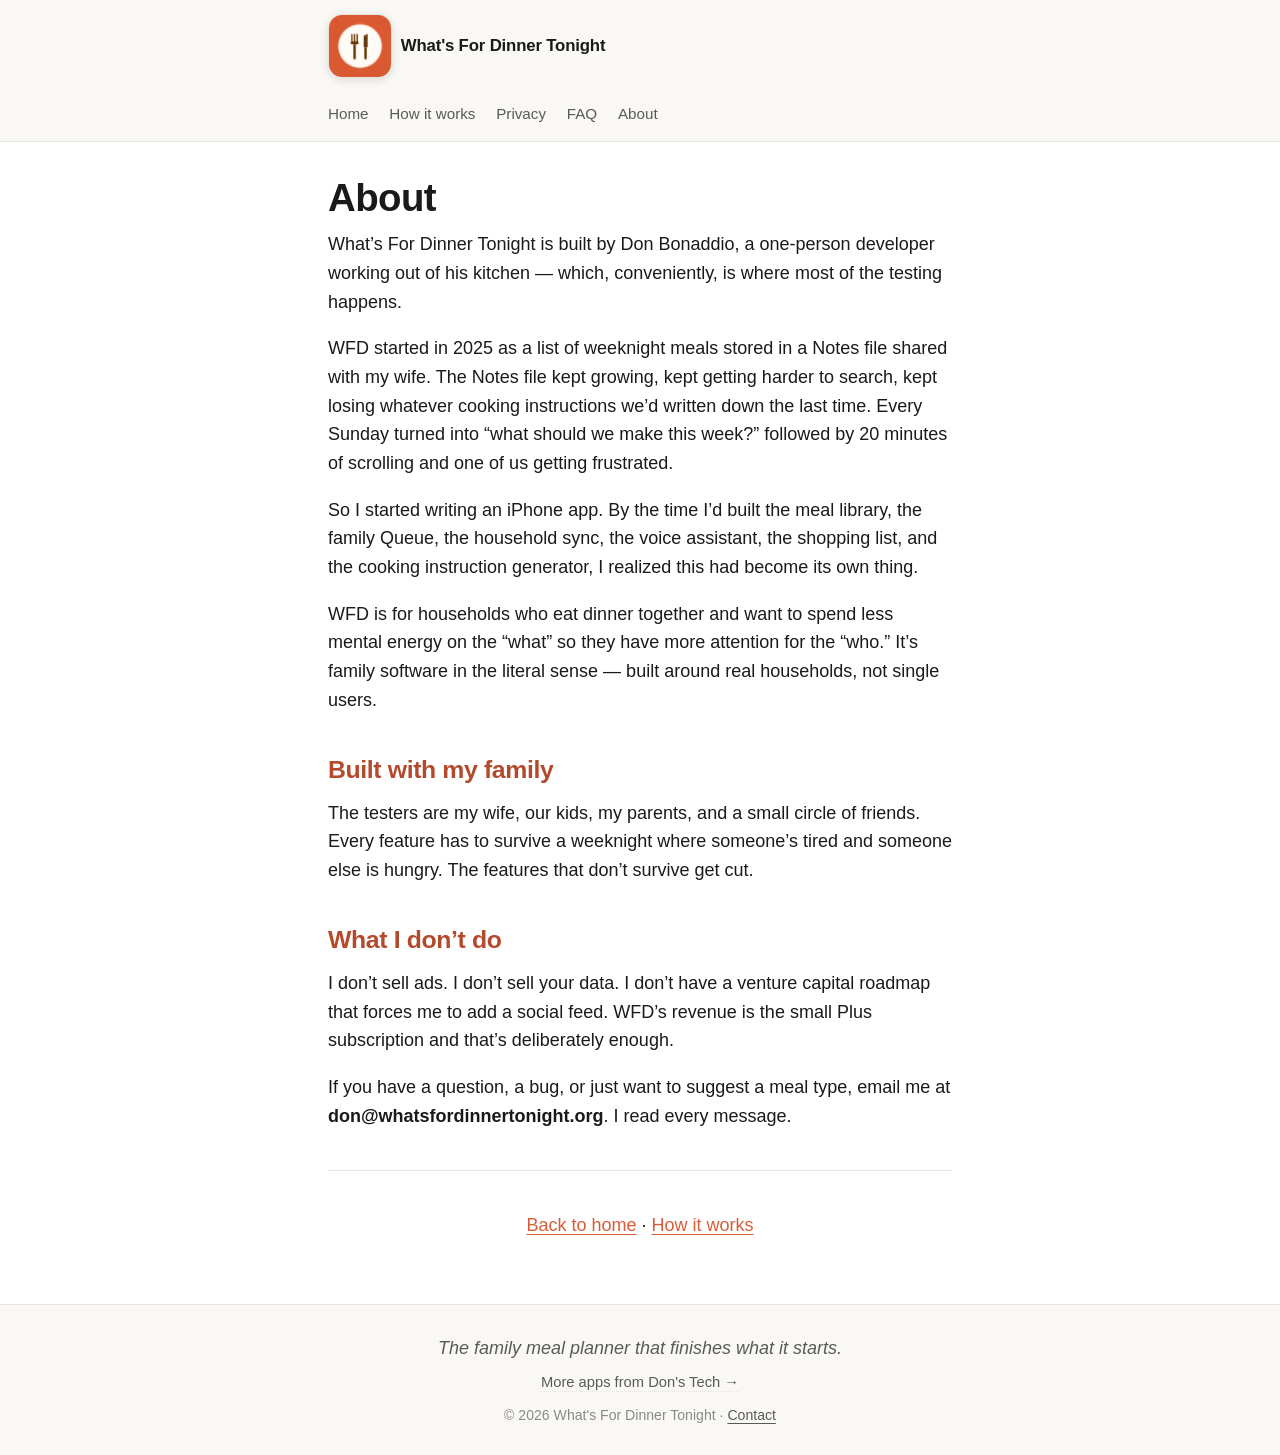
<file: about.html>
<!DOCTYPE html>
<html lang="en">
<head>
<meta charset="UTF-8">
<meta name="viewport" content="width=device-width, initial-scale=1.0">
<meta name="description" content="What's For Dinner Tonight is built by Don Bonaddio, a one-person developer working out of his kitchen — which, conveniently, is where most of the testing happen">
<title>About — What's For Dinner Tonight</title>
<link rel="stylesheet" href="style.css">
<link rel="icon" type="image/png" href="icon.png">
<link rel="apple-touch-icon" href="icon.png">
</head>
<body>
<header class="site-header">
  <div class="container">
    <a href="index.html" class="brand">
      <img src="icon.png" alt="" class="brand-icon">
      <span>What's For Dinner Tonight</span>
    </a>
    <nav class="primary-nav">
      <a href="index.html">Home</a>
      <a href="how.html">How it works</a>
      <a href="why-private.html">Privacy</a>
      <a href="faq.html">FAQ</a>
      <a href="about.html">About</a>
    </nav>
  </div>
</header>

<main class="container">
<h1>About</h1>
<p>What&rsquo;s For Dinner Tonight is built by Don Bonaddio, a one-person developer working out of his kitchen — which, conveniently, is where most of the testing happens.</p>
<p>WFD started in 2025 as a list of weeknight meals stored in a Notes file shared with my wife. The Notes file kept growing, kept getting harder to search, kept losing whatever cooking instructions we&rsquo;d written down the last time. Every Sunday turned into &ldquo;what should we make this week?&rdquo; followed by 20 minutes of scrolling and one of us getting frustrated.</p>
<p>So I started writing an iPhone app. By the time I&rsquo;d built the meal library, the family Queue, the household sync, the voice assistant, the shopping list, and the cooking instruction generator, I realized this had become its own thing.</p>
<p>WFD is for households who eat dinner together and want to spend less mental energy on the &ldquo;what&rdquo; so they have more attention for the &ldquo;who.&rdquo; It&rsquo;s family software in the literal sense — built around real households, not single users.</p>
<h2>Built with my family</h2>
<p>The testers are my wife, our kids, my parents, and a small circle of friends. Every feature has to survive a weeknight where someone&rsquo;s tired and someone else is hungry. The features that don&rsquo;t survive get cut.</p>
<h2>What I don&rsquo;t do</h2>
<p>I don&rsquo;t sell ads. I don&rsquo;t sell your data. I don&rsquo;t have a venture capital roadmap that forces me to add a social feed. WFD&rsquo;s revenue is the small Plus subscription and that&rsquo;s deliberately enough.</p>
<p>If you have a question, a bug, or just want to suggest a meal type, email me at <strong>don@whatsfordinnertonight.org</strong>. I read every message.</p>
<hr />
<p><a href="index.html">Back to home</a> · <a href="how.html">How it works</a></p>
</main>

<footer class="site-footer">
  <div class="container">
    <p class="tagline">The family meal planner that finishes what it starts.</p>
    <p class="umbrella"><a href="https://donstech.com">More apps from Don's Tech →</a></p>
    <p class="meta">© 2026 What's For Dinner Tonight · <a href="mailto:don@whatsfordinnertonight.org">Contact</a></p>
  </div>
</footer>
</body>
</html>
</file>
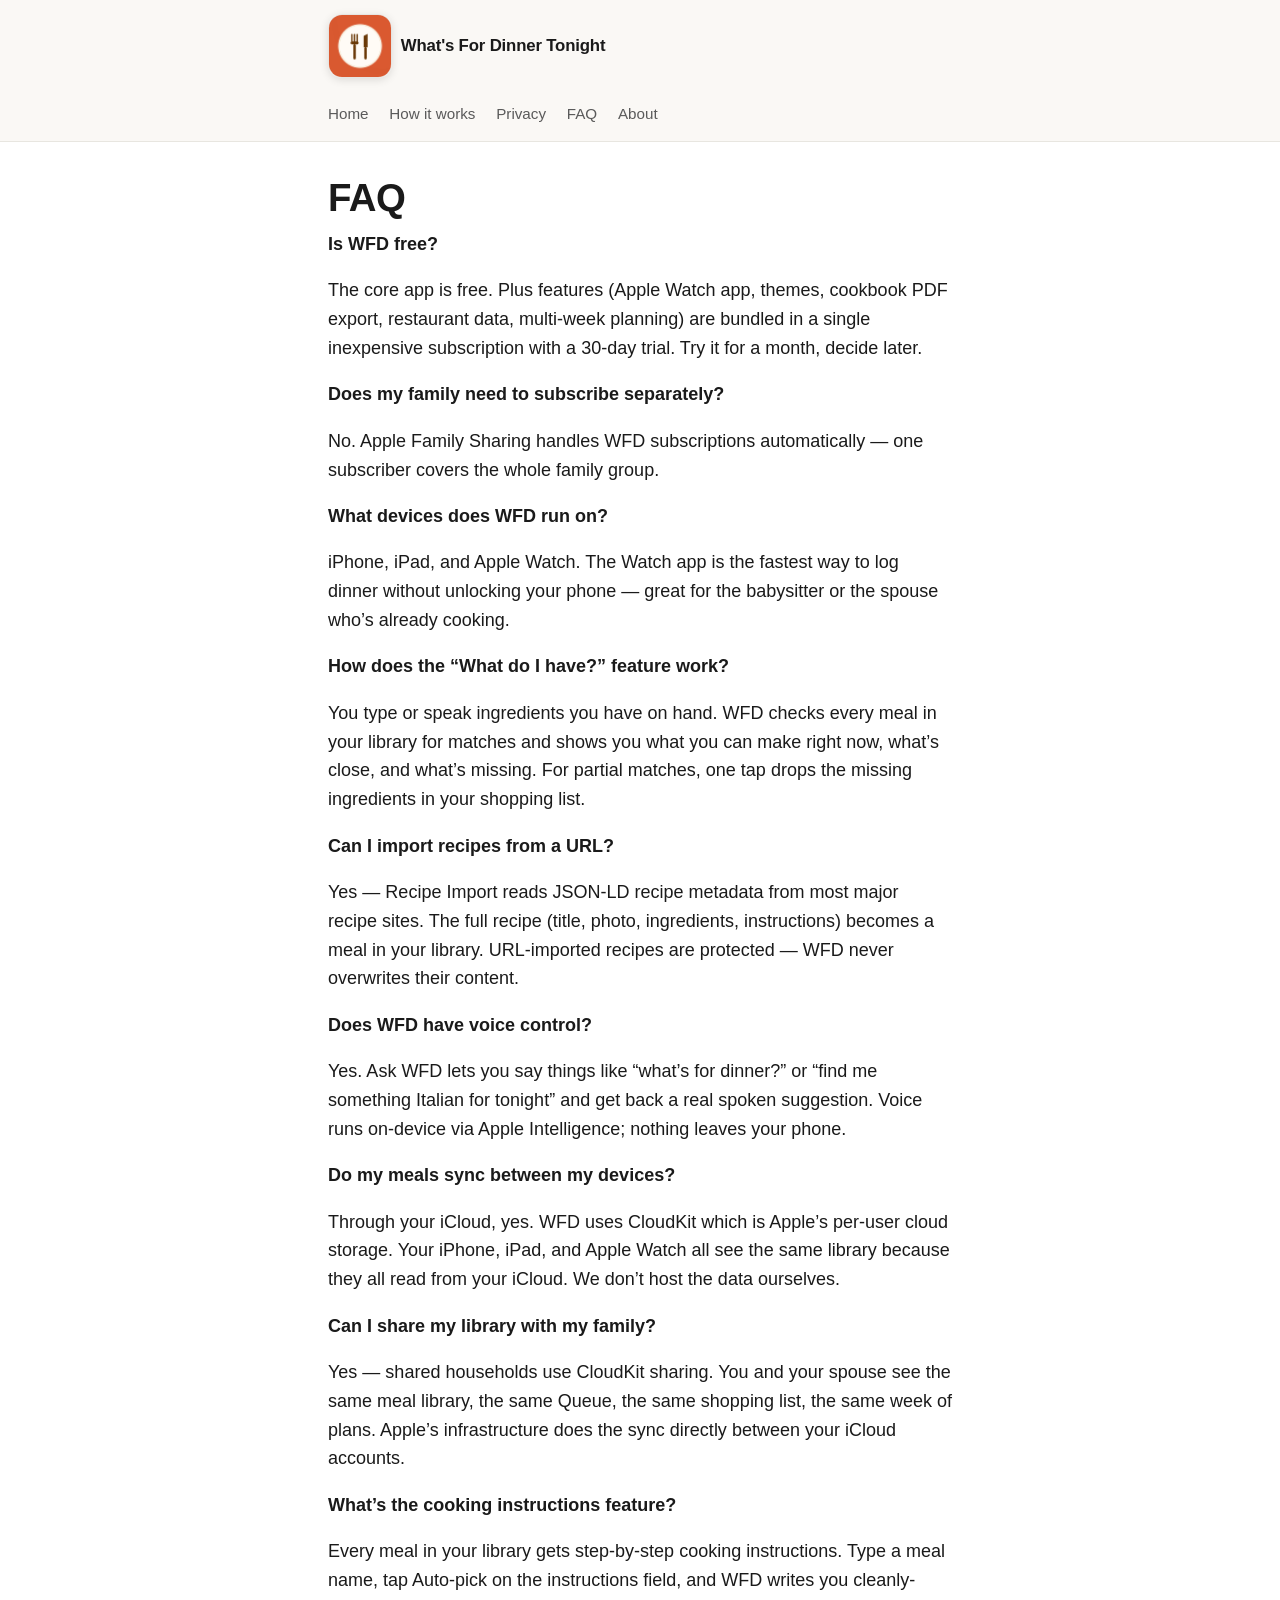
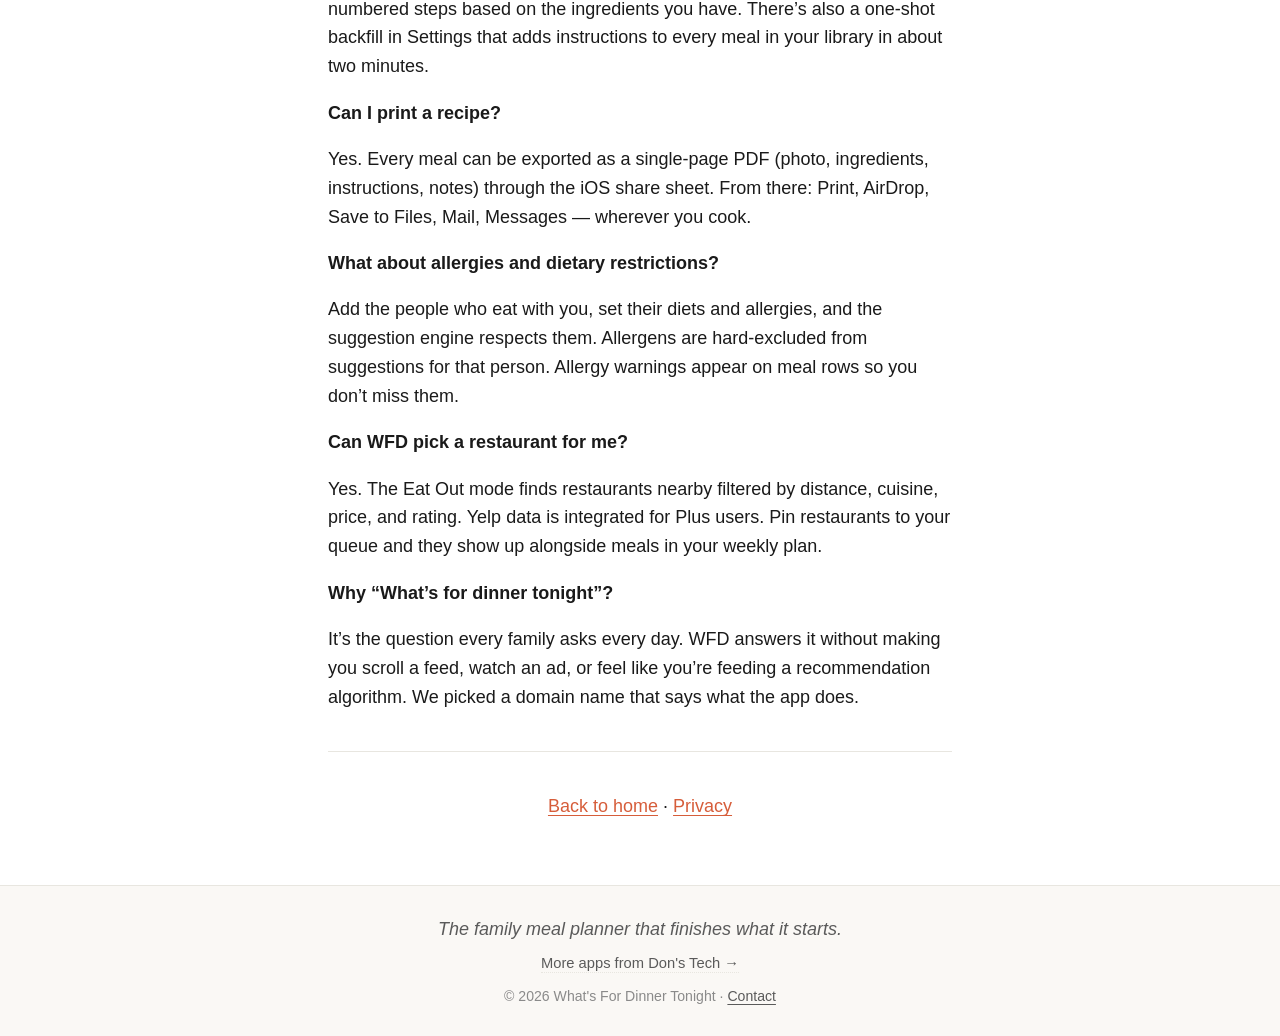
<file: faq.html>
<!DOCTYPE html>
<html lang="en">
<head>
<meta charset="UTF-8">
<meta name="viewport" content="width=device-width, initial-scale=1.0">
<meta name="description" content="Is WFD free?">
<title>FAQ — What's For Dinner Tonight</title>
<link rel="stylesheet" href="style.css">
<link rel="icon" type="image/png" href="icon.png">
<link rel="apple-touch-icon" href="icon.png">
</head>
<body>
<header class="site-header">
  <div class="container">
    <a href="index.html" class="brand">
      <img src="icon.png" alt="" class="brand-icon">
      <span>What's For Dinner Tonight</span>
    </a>
    <nav class="primary-nav">
      <a href="index.html">Home</a>
      <a href="how.html">How it works</a>
      <a href="why-private.html">Privacy</a>
      <a href="faq.html">FAQ</a>
      <a href="about.html">About</a>
    </nav>
  </div>
</header>

<main class="container">
<h1>FAQ</h1>
<p><strong>Is WFD free?</strong></p>
<p>The core app is free. Plus features (Apple Watch app, themes, cookbook PDF export, restaurant data, multi-week planning) are bundled in a single inexpensive subscription with a 30-day trial. Try it for a month, decide later.</p>
<p><strong>Does my family need to subscribe separately?</strong></p>
<p>No. Apple Family Sharing handles WFD subscriptions automatically — one subscriber covers the whole family group.</p>
<p><strong>What devices does WFD run on?</strong></p>
<p>iPhone, iPad, and Apple Watch. The Watch app is the fastest way to log dinner without unlocking your phone — great for the babysitter or the spouse who&rsquo;s already cooking.</p>
<p><strong>How does the &ldquo;What do I have?&rdquo; feature work?</strong></p>
<p>You type or speak ingredients you have on hand. WFD checks every meal in your library for matches and shows you what you can make right now, what&rsquo;s close, and what&rsquo;s missing. For partial matches, one tap drops the missing ingredients in your shopping list.</p>
<p><strong>Can I import recipes from a URL?</strong></p>
<p>Yes — Recipe Import reads JSON-LD recipe metadata from most major recipe sites. The full recipe (title, photo, ingredients, instructions) becomes a meal in your library. URL-imported recipes are protected — WFD never overwrites their content.</p>
<p><strong>Does WFD have voice control?</strong></p>
<p>Yes. Ask WFD lets you say things like &ldquo;what&rsquo;s for dinner?&rdquo; or &ldquo;find me something Italian for tonight&rdquo; and get back a real spoken suggestion. Voice runs on-device via Apple Intelligence; nothing leaves your phone.</p>
<p><strong>Do my meals sync between my devices?</strong></p>
<p>Through your iCloud, yes. WFD uses CloudKit which is Apple&rsquo;s per-user cloud storage. Your iPhone, iPad, and Apple Watch all see the same library because they all read from your iCloud. We don&rsquo;t host the data ourselves.</p>
<p><strong>Can I share my library with my family?</strong></p>
<p>Yes — shared households use CloudKit sharing. You and your spouse see the same meal library, the same Queue, the same shopping list, the same week of plans. Apple&rsquo;s infrastructure does the sync directly between your iCloud accounts.</p>
<p><strong>What&rsquo;s the cooking instructions feature?</strong></p>
<p>Every meal in your library gets step-by-step cooking instructions. Type a meal name, tap Auto-pick on the instructions field, and WFD writes you cleanly-numbered steps based on the ingredients you have. There&rsquo;s also a one-shot backfill in Settings that adds instructions to every meal in your library in about two minutes.</p>
<p><strong>Can I print a recipe?</strong></p>
<p>Yes. Every meal can be exported as a single-page PDF (photo, ingredients, instructions, notes) through the iOS share sheet. From there: Print, AirDrop, Save to Files, Mail, Messages — wherever you cook.</p>
<p><strong>What about allergies and dietary restrictions?</strong></p>
<p>Add the people who eat with you, set their diets and allergies, and the suggestion engine respects them. Allergens are hard-excluded from suggestions for that person. Allergy warnings appear on meal rows so you don&rsquo;t miss them.</p>
<p><strong>Can WFD pick a restaurant for me?</strong></p>
<p>Yes. The Eat Out mode finds restaurants nearby filtered by distance, cuisine, price, and rating. Yelp data is integrated for Plus users. Pin restaurants to your queue and they show up alongside meals in your weekly plan.</p>
<p><strong>Why &ldquo;What&rsquo;s for dinner tonight&rdquo;?</strong></p>
<p>It&rsquo;s the question every family asks every day. WFD answers it without making you scroll a feed, watch an ad, or feel like you&rsquo;re feeding a recommendation algorithm. We picked a domain name that says what the app does.</p>
<hr />
<p><a href="index.html">Back to home</a> · <a href="why-private.html">Privacy</a></p>
</main>

<footer class="site-footer">
  <div class="container">
    <p class="tagline">The family meal planner that finishes what it starts.</p>
    <p class="umbrella"><a href="https://donstech.com">More apps from Don's Tech →</a></p>
    <p class="meta">© 2026 What's For Dinner Tonight · <a href="mailto:don@whatsfordinnertonight.org">Contact</a></p>
  </div>
</footer>
</body>
</html>
</file>
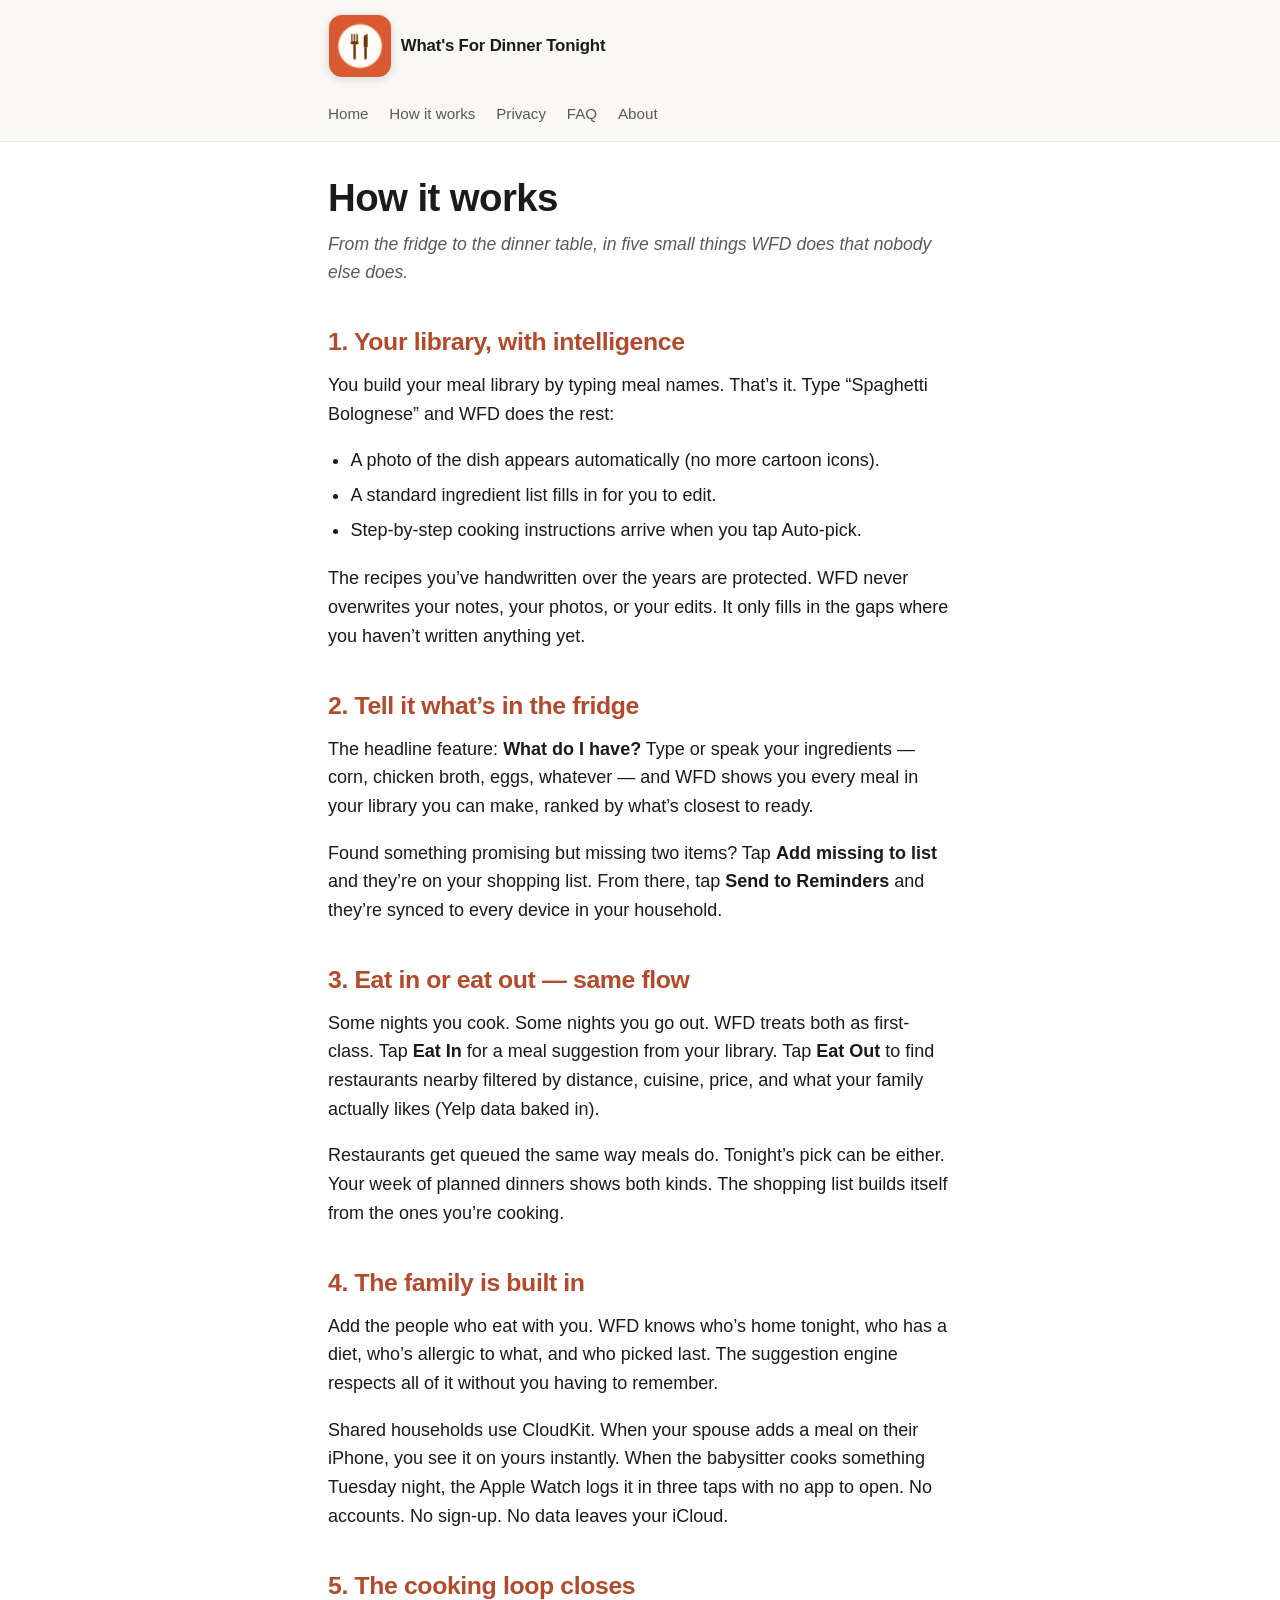
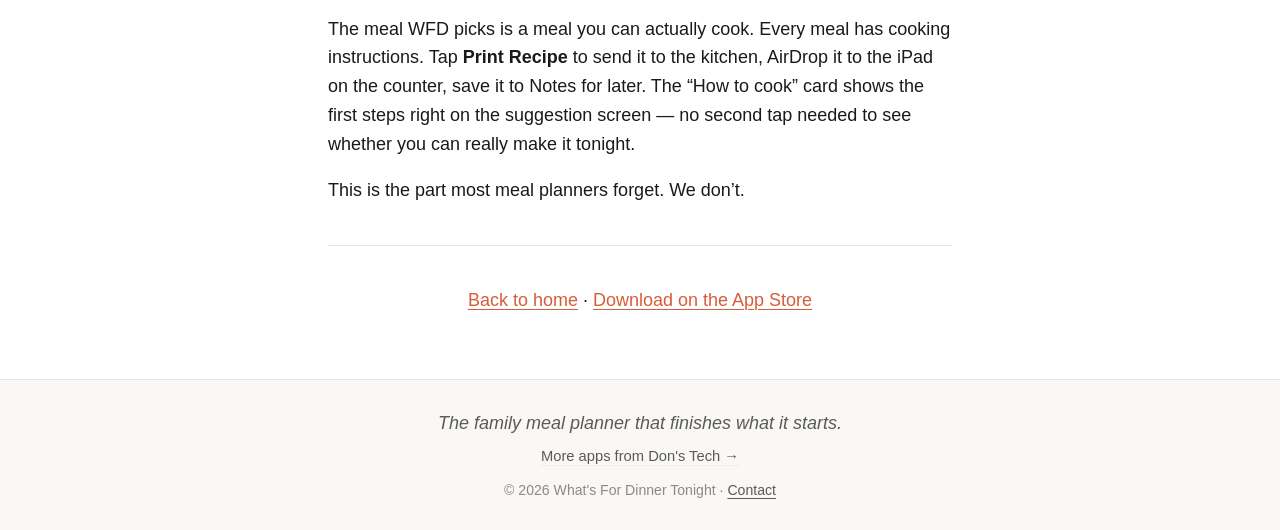
<file: how.html>
<!DOCTYPE html>
<html lang="en">
<head>
<meta charset="UTF-8">
<meta name="viewport" content="width=device-width, initial-scale=1.0">
<meta name="description" content="From the fridge to the dinner table, in five small things WFD does that nobody else does.">
<title>How it works — What's For Dinner Tonight</title>
<link rel="stylesheet" href="style.css">
<link rel="icon" type="image/png" href="icon.png">
<link rel="apple-touch-icon" href="icon.png">
</head>
<body>
<header class="site-header">
  <div class="container">
    <a href="index.html" class="brand">
      <img src="icon.png" alt="" class="brand-icon">
      <span>What's For Dinner Tonight</span>
    </a>
    <nav class="primary-nav">
      <a href="index.html">Home</a>
      <a href="how.html">How it works</a>
      <a href="why-private.html">Privacy</a>
      <a href="faq.html">FAQ</a>
      <a href="about.html">About</a>
    </nav>
  </div>
</header>

<main class="container">
<h1>How it works</h1>
<p><em>From the fridge to the dinner table, in five small things WFD does that nobody else does.</em></p>
<h2>1. Your library, with intelligence</h2>
<p>You build your meal library by typing meal names. That&rsquo;s it. Type &ldquo;Spaghetti Bolognese&rdquo; and WFD does the rest:</p>
<ul>
<li>A photo of the dish appears automatically (no more cartoon icons).</li>
<li>A standard ingredient list fills in for you to edit.</li>
<li>Step-by-step cooking instructions arrive when you tap Auto-pick.</li>
</ul>
<p>The recipes you&rsquo;ve handwritten over the years are protected. WFD never overwrites your notes, your photos, or your edits. It only fills in the gaps where you haven&rsquo;t written anything yet.</p>
<h2>2. Tell it what&rsquo;s in the fridge</h2>
<p>The headline feature: <strong>What do I have?</strong> Type or speak your ingredients — corn, chicken broth, eggs, whatever — and WFD shows you every meal in your library you can make, ranked by what&rsquo;s closest to ready.</p>
<p>Found something promising but missing two items? Tap <strong>Add missing to list</strong> and they&rsquo;re on your shopping list. From there, tap <strong>Send to Reminders</strong> and they&rsquo;re synced to every device in your household.</p>
<h2>3. Eat in or eat out — same flow</h2>
<p>Some nights you cook. Some nights you go out. WFD treats both as first-class. Tap <strong>Eat In</strong> for a meal suggestion from your library. Tap <strong>Eat Out</strong> to find restaurants nearby filtered by distance, cuisine, price, and what your family actually likes (Yelp data baked in).</p>
<p>Restaurants get queued the same way meals do. Tonight&rsquo;s pick can be either. Your week of planned dinners shows both kinds. The shopping list builds itself from the ones you&rsquo;re cooking.</p>
<h2>4. The family is built in</h2>
<p>Add the people who eat with you. WFD knows who&rsquo;s home tonight, who has a diet, who&rsquo;s allergic to what, and who picked last. The suggestion engine respects all of it without you having to remember.</p>
<p>Shared households use CloudKit. When your spouse adds a meal on their iPhone, you see it on yours instantly. When the babysitter cooks something Tuesday night, the Apple Watch logs it in three taps with no app to open. No accounts. No sign-up. No data leaves your iCloud.</p>
<h2>5. The cooking loop closes</h2>
<p>The meal WFD picks is a meal you can actually cook. Every meal has cooking instructions. Tap <strong>Print Recipe</strong> to send it to the kitchen, AirDrop it to the iPad on the counter, save it to Notes for later. The &ldquo;How to cook&rdquo; card shows the first steps right on the suggestion screen — no second tap needed to see whether you can really make it tonight.</p>
<p>This is the part most meal planners forget. We don&rsquo;t.</p>
<hr />
<p><a href="index.html">Back to home</a> · <a href="https://apps.apple.com/us/app/whats-for-dinner-tonight/id6772151760">Download on the App Store</a></p>
</main>

<footer class="site-footer">
  <div class="container">
    <p class="tagline">The family meal planner that finishes what it starts.</p>
    <p class="umbrella"><a href="https://donstech.com">More apps from Don's Tech →</a></p>
    <p class="meta">© 2026 What's For Dinner Tonight · <a href="mailto:don@whatsfordinnertonight.org">Contact</a></p>
  </div>
</footer>
</body>
</html>
</file>
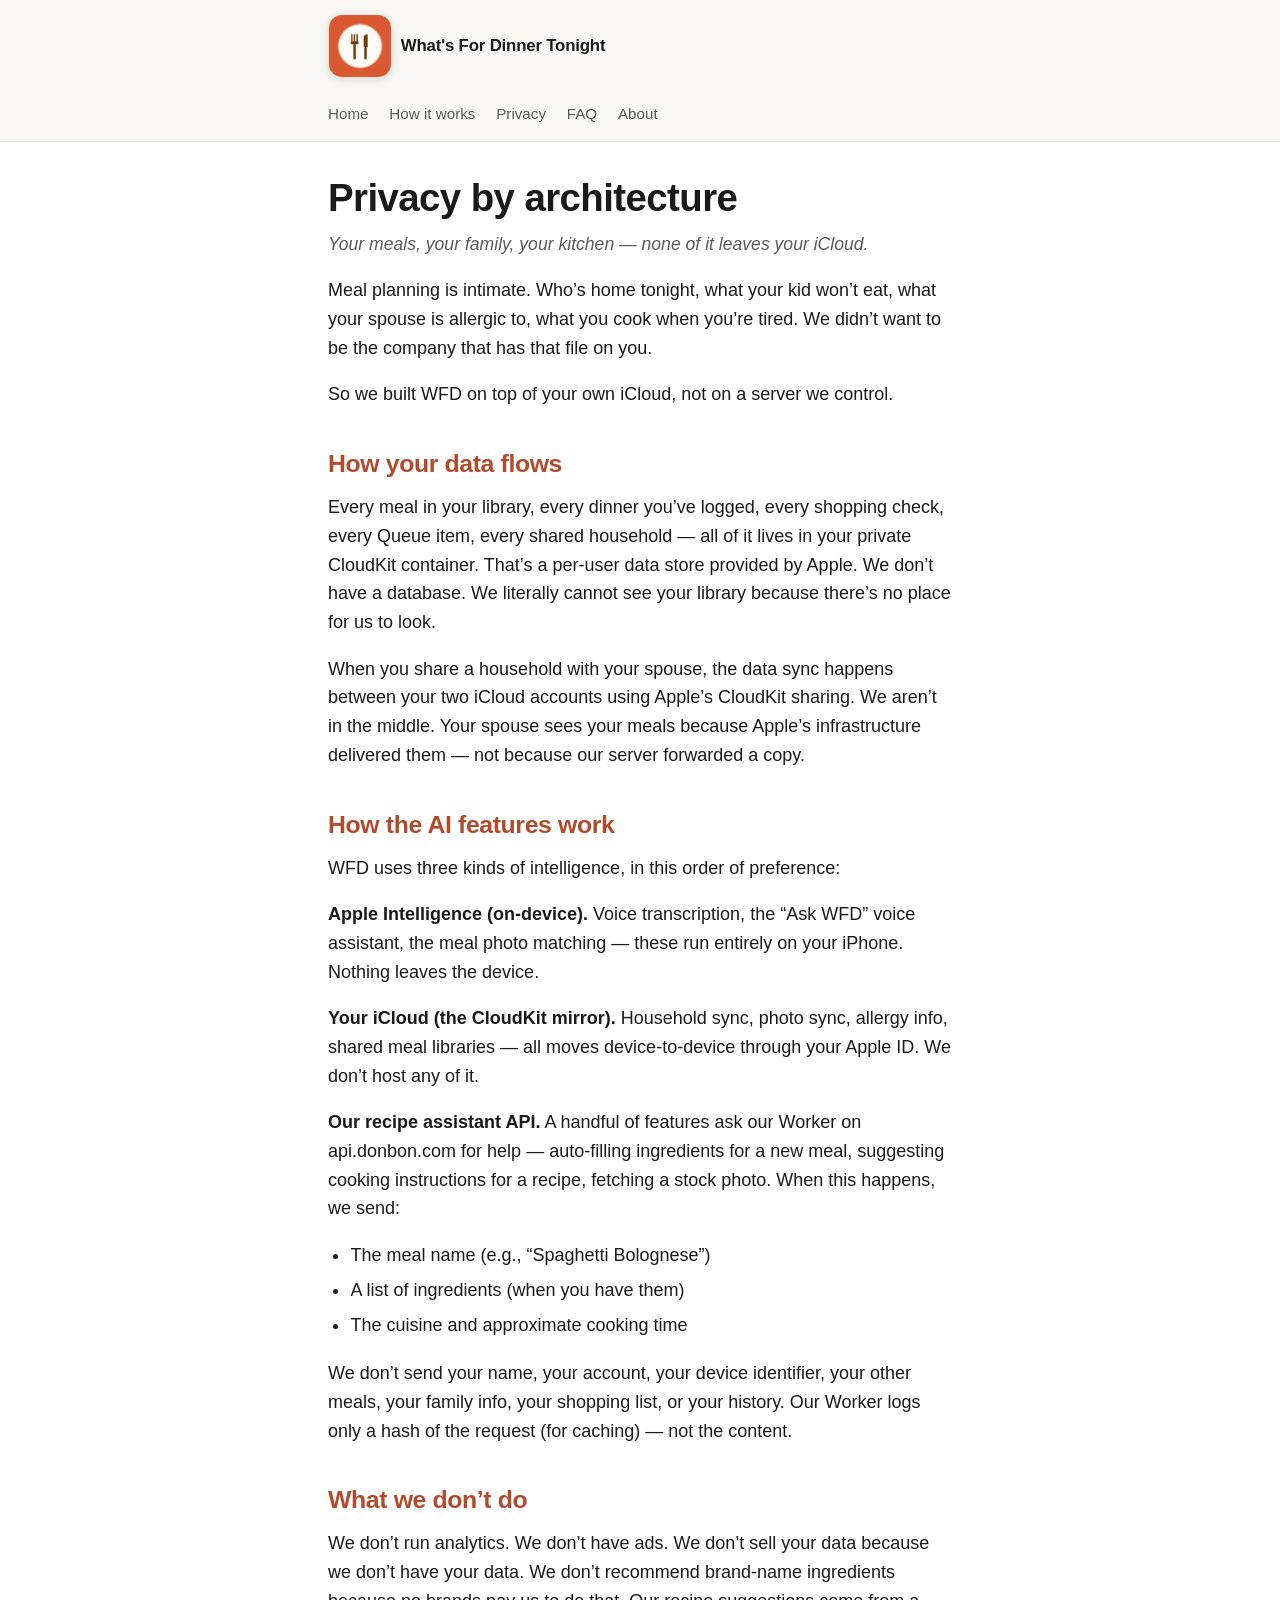
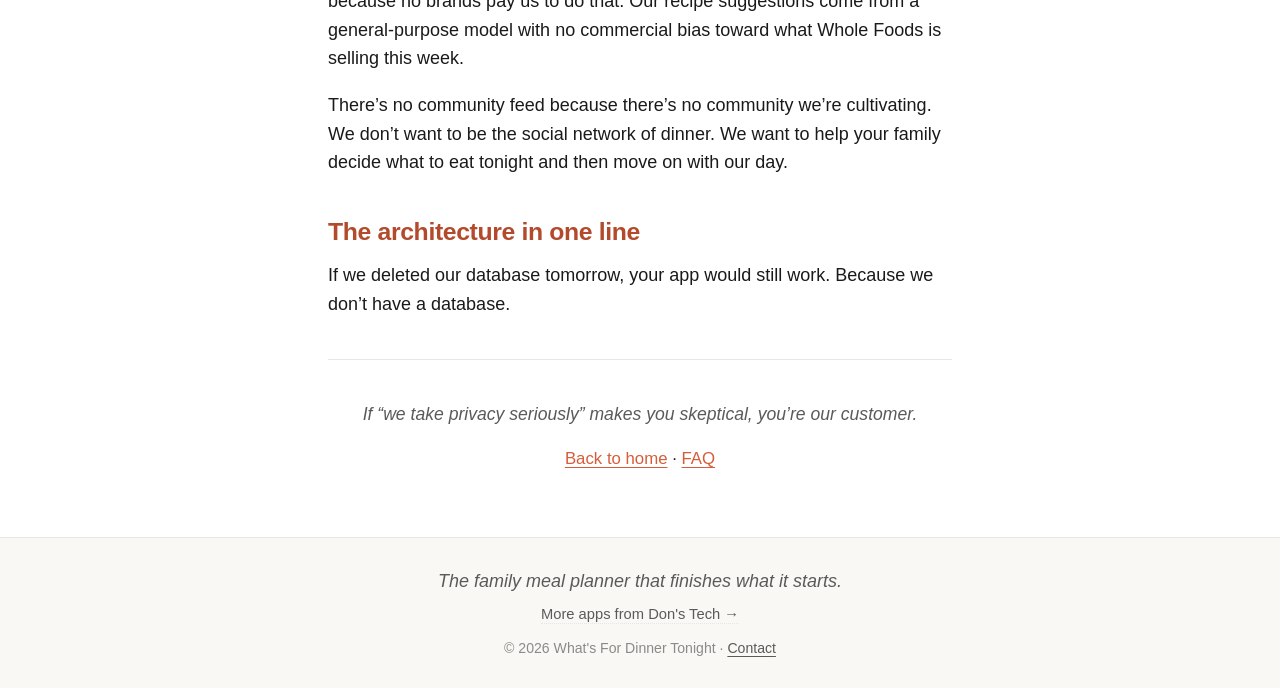
<file: why-private.html>
<!DOCTYPE html>
<html lang="en">
<head>
<meta charset="UTF-8">
<meta name="viewport" content="width=device-width, initial-scale=1.0">
<meta name="description" content="Your meals, your family, your kitchen — none of it leaves your iCloud.">
<title>Privacy by architecture — What's For Dinner Tonight</title>
<link rel="stylesheet" href="style.css">
<link rel="icon" type="image/png" href="icon.png">
<link rel="apple-touch-icon" href="icon.png">
</head>
<body>
<header class="site-header">
  <div class="container">
    <a href="index.html" class="brand">
      <img src="icon.png" alt="" class="brand-icon">
      <span>What's For Dinner Tonight</span>
    </a>
    <nav class="primary-nav">
      <a href="index.html">Home</a>
      <a href="how.html">How it works</a>
      <a href="why-private.html">Privacy</a>
      <a href="faq.html">FAQ</a>
      <a href="about.html">About</a>
    </nav>
  </div>
</header>

<main class="container">
<h1>Privacy by architecture</h1>
<p><em>Your meals, your family, your kitchen — none of it leaves your iCloud.</em></p>
<p>Meal planning is intimate. Who&rsquo;s home tonight, what your kid won&rsquo;t eat, what your spouse is allergic to, what you cook when you&rsquo;re tired. We didn&rsquo;t want to be the company that has that file on you.</p>
<p>So we built WFD on top of your own iCloud, not on a server we control.</p>
<h2>How your data flows</h2>
<p>Every meal in your library, every dinner you&rsquo;ve logged, every shopping check, every Queue item, every shared household — all of it lives in your private CloudKit container. That&rsquo;s a per-user data store provided by Apple. We don&rsquo;t have a database. We literally cannot see your library because there&rsquo;s no place for us to look.</p>
<p>When you share a household with your spouse, the data sync happens between your two iCloud accounts using Apple&rsquo;s CloudKit sharing. We aren&rsquo;t in the middle. Your spouse sees your meals because Apple&rsquo;s infrastructure delivered them — not because our server forwarded a copy.</p>
<h2>How the AI features work</h2>
<p>WFD uses three kinds of intelligence, in this order of preference:</p>
<p><strong>Apple Intelligence (on-device).</strong> Voice transcription, the &ldquo;Ask WFD&rdquo; voice assistant, the meal photo matching — these run entirely on your iPhone. Nothing leaves the device.</p>
<p><strong>Your iCloud (the CloudKit mirror).</strong> Household sync, photo sync, allergy info, shared meal libraries — all moves device-to-device through your Apple ID. We don&rsquo;t host any of it.</p>
<p><strong>Our recipe assistant API.</strong> A handful of features ask our Worker on api.donbon.com for help — auto-filling ingredients for a new meal, suggesting cooking instructions for a recipe, fetching a stock photo. When this happens, we send:</p>
<ul>
<li>The meal name (e.g., &ldquo;Spaghetti Bolognese&rdquo;)</li>
<li>A list of ingredients (when you have them)</li>
<li>The cuisine and approximate cooking time</li>
</ul>
<p>We don&rsquo;t send your name, your account, your device identifier, your other meals, your family info, your shopping list, or your history. Our Worker logs only a hash of the request (for caching) — not the content.</p>
<h2>What we don&rsquo;t do</h2>
<p>We don&rsquo;t run analytics. We don&rsquo;t have ads. We don&rsquo;t sell your data because we don&rsquo;t have your data. We don&rsquo;t recommend brand-name ingredients because no brands pay us to do that. Our recipe suggestions come from a general-purpose model with no commercial bias toward what Whole Foods is selling this week.</p>
<p>There&rsquo;s no community feed because there&rsquo;s no community we&rsquo;re cultivating. We don&rsquo;t want to be the social network of dinner. We want to help your family decide what to eat tonight and then move on with our day.</p>
<h2>The architecture in one line</h2>
<p>If we deleted our database tomorrow, your app would still work. Because we don&rsquo;t have a database.</p>
<hr />
<p><em>If &ldquo;we take privacy seriously&rdquo; makes you skeptical, you&rsquo;re our customer.</em></p>
<p><a href="index.html">Back to home</a> · <a href="faq.html">FAQ</a></p>
</main>

<footer class="site-footer">
  <div class="container">
    <p class="tagline">The family meal planner that finishes what it starts.</p>
    <p class="umbrella"><a href="https://donstech.com">More apps from Don's Tech →</a></p>
    <p class="meta">© 2026 What's For Dinner Tonight · <a href="mailto:don@whatsfordinnertonight.org">Contact</a></p>
  </div>
</footer>
</body>
</html>
</file>
<file: style.css>
/* What's For Dinner Tonight — warm, readable, fast.
 *
 * Single stylesheet for the whole site. No build step beyond build.py
 * copying this file into ./build/.
 *
 * Design notes:
 * - System fonts so the site feels native on each platform
 * - Comfortable measure (45-75 chars per line) for actual reading
 * - One column, generous spacing, no sidebar, no popups
 * - Color-as-wayfinding palette mirrors the iOS app:
 *     coral  = primary brand / Eat In path
 *     sage   = pantry / "What do I have" path
 *     navy   = Eat Out / restaurant path
 * - No JS required
 */

/* ---- Variables ---- */

:root {
    --bg: #ffffff;
    --fg: #1a1a1a;
    --fg-muted: #5a5a5a;
    --fg-tertiary: #8a8a8a;

    /* WFD palette — coral is primary brand. Sage and navy are
     * wayfinding accents echoing the iOS app's color-per-mode
     * design principle (#705 / #706). */
    --accent: #d65d3a;            /* WFD coral - Eat In / primary CTA */
    --accent-dark: #b34a2c;
    --sage: #6f8e6e;              /* What do I have / pantry */
    --sage-dark: #557555;
    --navy: #3a4a6d;              /* Eat Out / restaurants */
    --navy-dark: #2c3a59;

    --border: #e8e6e0;
    --surface: #faf8f5;            /* warm cream — matches in-app warmSurface */
    --code-bg: #f4f1ec;

    --maxw: 42rem;
    --maxw-wide: 56rem;

    --font-sans: -apple-system, BlinkMacSystemFont, "SF Pro Text", "Segoe UI",
                 Roboto, Helvetica, Arial, sans-serif;
    --font-serif: "New York", "Charter", "Georgia", "Iowan Old Style", serif;
}

/* ---- Reset / base ---- */

*, *::before, *::after {
    box-sizing: border-box;
}

html {
    -webkit-text-size-adjust: 100%;
    scroll-behavior: smooth;
}

body {
    margin: 0;
    padding: 0;
    font-family: var(--font-sans);
    font-size: 18px;
    line-height: 1.6;
    color: var(--fg);
    background: var(--bg);
    text-rendering: optimizeLegibility;
    -webkit-font-smoothing: antialiased;
}

.container {
    width: 100%;
    max-width: var(--maxw);
    margin: 0 auto;
    padding: 0 1.5rem;
}

/* ---- Header / nav ---- */

.site-header {
    border-bottom: 1px solid var(--border);
    background: var(--surface);
    padding: 0.9rem 0;
    margin-bottom: 2rem;
}

.site-header .container {
    display: flex;
    align-items: center;
    justify-content: space-between;
    gap: 1.5rem;
    flex-wrap: wrap;
}

.brand {
    display: flex;
    align-items: center;
    gap: 0.55rem;
    text-decoration: none;
    color: var(--fg);
    font-weight: 700;
    font-size: 1.05rem;
    letter-spacing: -0.01em;
}

/* App icon next to the wordmark. Doubled from 32px to 64px to match
 * gososh.app so the brand reads more confidently on first glance.
 * iOS app-icon rounding (14px on a 64px tile = iOS 16+ default ratio)
 * so the mark reads as "the app," not a generic square logo.
 *
 * Light border + soft drop shadow give the icon visual weight against
 * the white page without overwhelming the wordmark beside it. */
.brand-icon {
    width: 64px;
    height: 64px;
    border-radius: 14px;
    flex-shrink: 0;
    display: block;
    border: 1px solid rgba(0, 0, 0, 0.08);
    box-shadow: 0 2px 8px rgba(0, 0, 0, 0.12);
    box-sizing: border-box;
}

.primary-nav {
    display: flex;
    gap: 1.3rem;
    flex-wrap: wrap;
}

.primary-nav a {
    color: var(--fg-muted);
    text-decoration: none;
    font-size: 0.95rem;
    font-weight: 500;
    transition: color 0.15s ease;
}

.primary-nav a:hover {
    color: var(--accent);
}

/* ---- Headings ---- */

h1, h2, h3, h4 {
    line-height: 1.25;
    color: var(--fg);
    letter-spacing: -0.015em;
}

h1 {
    font-size: 2.4rem;
    margin: 0 0 0.5rem;
    font-weight: 700;
}

h2 {
    font-size: 1.55rem;
    margin: 2.5rem 0 0.8rem;
    font-weight: 700;
    color: var(--accent-dark);
}

h3 {
    font-size: 1.2rem;
    margin: 1.8rem 0 0.5rem;
    font-weight: 600;
}

p {
    margin: 0 0 1.1rem;
}

/* The italic line directly under the H1 is the subtitle — style it
 * larger and softer than body copy. Markdown renders this as an
 * <em>...</em> inside a paragraph. */
main > p:first-of-type em {
    font-style: italic;
    color: var(--fg-muted);
    font-size: 1.15rem;
    display: inline-block;
}

/* Bold callouts inside paragraphs (key claims like "Your library, your
 * family, your kitchen") get extra visual weight. */
strong {
    color: var(--fg);
    font-weight: 700;
}

/* Hard rule between body and closing kicker line. */
hr {
    border: none;
    border-top: 1px solid var(--border);
    margin: 2.5rem 0;
}

/* The closing italic line (the "If you've tried six recipe apps..."
 * kicker) gets centered and styled larger to match its rhetorical
 * weight. */
main > p > em:only-child {
    font-style: italic;
    font-size: 1.1rem;
    color: var(--fg-muted);
}

main > hr + p {
    text-align: center;
}

main > hr + p + p {
    text-align: center;
    font-size: 1.05rem;
}

/* ---- Links ---- */

a {
    color: var(--accent);
    text-decoration: underline;
    text-decoration-thickness: 1px;
    text-underline-offset: 0.18em;
    transition: color 0.15s ease;
}

a:hover {
    color: var(--accent-dark);
}

/* ---- Lists ---- */

ul, ol {
    padding-left: 1.4rem;
    margin: 0 0 1.2rem;
}

li {
    margin-bottom: 0.4rem;
}

/* ---- Code ---- */

code {
    font-family: "SF Mono", Menlo, Consolas, monospace;
    font-size: 0.9em;
    background: var(--code-bg);
    padding: 0.15em 0.4em;
    border-radius: 4px;
    color: var(--fg);
}

pre {
    background: var(--code-bg);
    padding: 1rem;
    border-radius: 6px;
    overflow-x: auto;
    border: 1px solid var(--border);
}

pre code {
    background: none;
    padding: 0;
}

/* ---- Tables ---- */

table {
    width: 100%;
    border-collapse: collapse;
    margin: 1rem 0 1.5rem;
    font-size: 0.95rem;
}

th, td {
    text-align: left;
    padding: 0.55rem 0.75rem;
    border-bottom: 1px solid var(--border);
}

th {
    font-weight: 600;
    color: var(--fg);
    background: var(--surface);
}

/* ---- Footer ---- */

.site-footer {
    border-top: 1px solid var(--border);
    background: var(--surface);
    margin-top: 4rem;
    padding: 1.8rem 0;
    color: var(--fg-muted);
}

.site-footer .container {
    text-align: center;
}

.site-footer .tagline {
    font-style: italic;
    margin: 0 0 0.5rem;
    color: var(--fg-muted);
}

/* "More apps from Don's Tech →" cross-promo line. Subtle treatment
 * — dotted underline, muted color — so it reads as a footer nav
 * link rather than a content CTA. */
.site-footer .umbrella {
    margin: 0.5rem 0 0.6rem;
    font-size: 0.92rem;
}

.site-footer .umbrella a {
    text-decoration: none;
    border-bottom: 1px dotted var(--border);
    padding-bottom: 1px;
    transition: color 0.15s ease, border-bottom-color 0.15s ease;
}

.site-footer .meta {
    font-size: 0.88rem;
    margin: 0;
    color: var(--fg-tertiary);
}

.site-footer a {
    color: var(--fg-muted);
}

/* ---- Responsive ---- */

@media (max-width: 600px) {
    body { font-size: 17px; }
    h1 { font-size: 2.0rem; }
    h2 { font-size: 1.35rem; }
    .container { padding: 0 1.2rem; }
    .primary-nav { gap: 1rem; }
    .primary-nav a { font-size: 0.9rem; }
}
</file>
